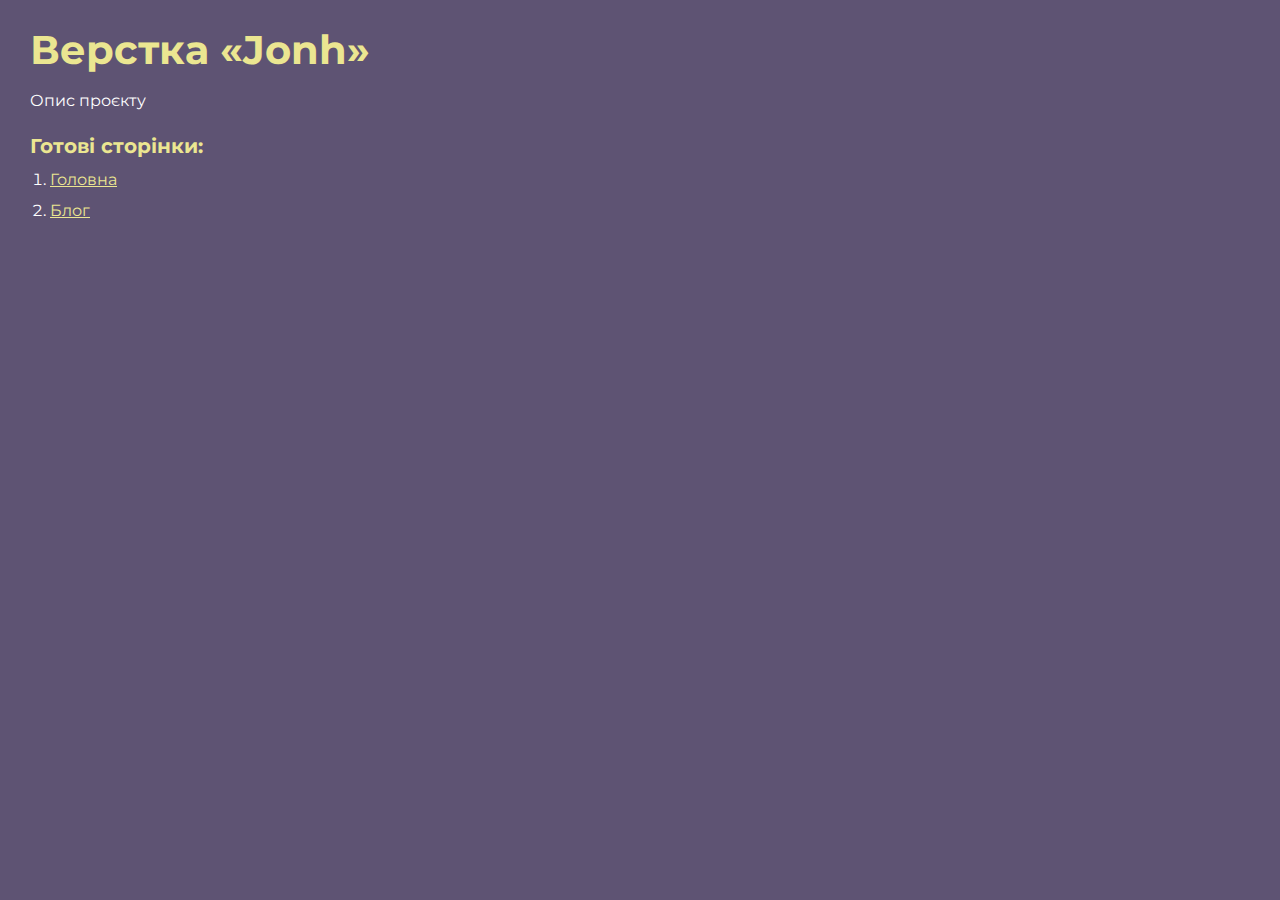
<file: index.html>
<!DOCTYPE html>
<html>

<head>
	<meta charset="UTF-8">
	<meta name="viewport" content="width=device-width, initial-scale=1.0">
	<title>Верстка «Jonh»</title>
</head>

<body>
	<div class="rootpage">
		<h1>Верстка «Jonh»</h1>
		<div class="rootpage__info">
			Опис проєкту
		</div>
		<h2>Готові сторінки:</h2>
		<ol class="rootpage__list">
			<li><a target="_blank" href="home.html">Головна</a></li>
			<li><a target="_blank" href="blog.html">Блог</a></li>
		</ol>
	</div>
</body>
<style>
	@charset "UTF-8";
	@import url("https://fonts.googleapis.com/css?family=Montserrat:regular,700&display=swap");

	*,
	*::before,
	*::after {
		padding: 0px;
		margin: 0px;
		border: 0px;
		box-sizing: border-box;
	}

	html,
	body {
		height: 100%;
		margin: 0;
		padding: 0;
		min-width: 320px;
		width: 100%;
		color: #fff;
		background-color: #5e5373;
	}

	body {
		font-family: Montserrat;
		font-size: 100%;
		line-height: 1;
		font-size: 1rem;
	}

	a {
		text-decoration: underline;
		color: #ebe691
	}

	a:visited {
		text-decoration: underline;
		color: #aaa768;
	}

	a:hover {
		text-decoration: none;
	}

	ul li {
		list-style: none;
	}

	img {
		vertical-align: top;
	}

	.wrapper {
		width: 100%;
		min-height: 100%;
		overflow: hidden;
	}

	.rootpage {
		padding: 30px;
		display: flex;
		flex-direction: column;
		align-items: flex-start;
	}

	@media (max-width: 767px) {
		.rootpage {
			padding: 30px 15px;
		}
	}

	h1 {
		color: #ebe691;
		font-size: 2.5rem;
		margin: 0px 0px 1.25rem 0px;
	}

	@media (max-width: 767px) {
		h1 {
			font-size: 1.85rem;
			margin: 0px 0px 1.25rem 0px;
		}
	}

	h2 {
		color: #ebe691;
		font-size: 1.25rem;
		margin: 0px 0px 1rem 0px;
	}

	@media (max-width: 767px) {
		h2 {
			font-size: 1.125rem;
			margin: 0px 0px 1rem 0px;
		}
	}

	.rootpage__info {
		line-height: 140%;
		margin: 0px 0px 1.5rem 0px;
	}

	.rootpage__list {
		margin: 0px 0px 2.25rem 1.25rem;
	}

	.rootpage__list li:not(:last-child) {
		margin: 0px 0px 15px 0px;
	}

	.rootpage__contacts,
	.rootpage__tnx {
		border-radius: 200px;
		padding: 20px 65px;
		line-height: 140%;
	}

	@media (max-width: 767px) {

		.rootpage__contacts,
		.rootpage__tnx {
			border-radius: 40px;
			padding: 20px;
		}
	}

	.rootpage__contacts {
		background: #32b5a4;

	}

	.rootpage__contacts a {
		color: #ebe691;
	}

	.rootpage__tnx {
		background: #c22d63;
		margin: 0px 0px 1rem 0px;
	}
</style>

</html>
</file>
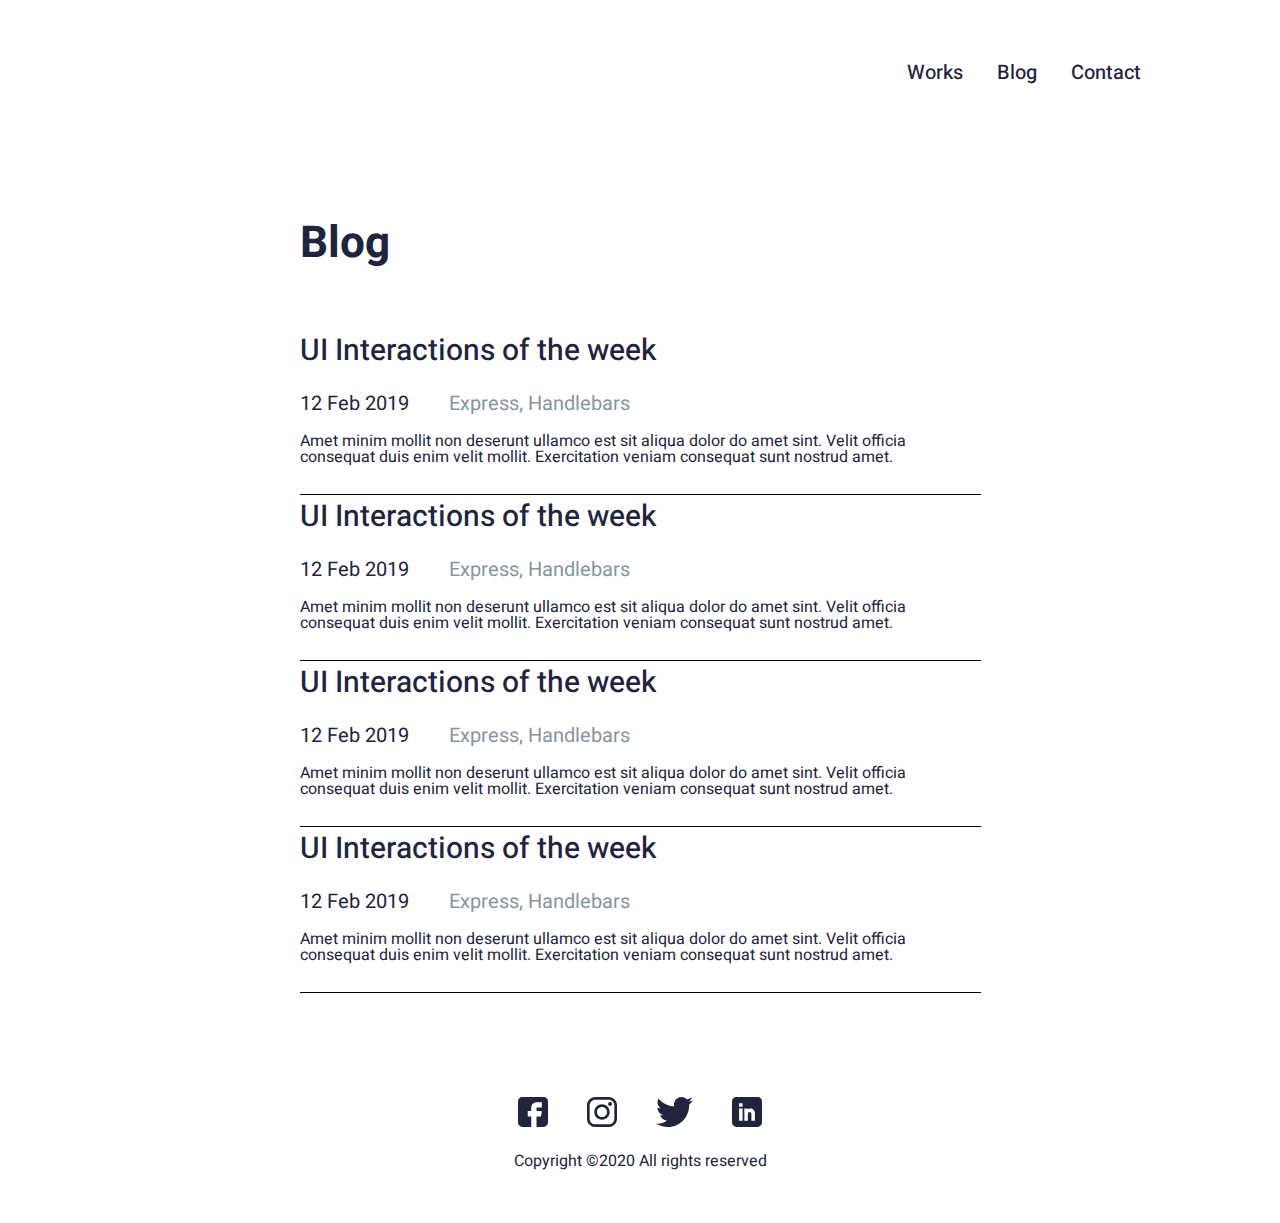
<file: blog.html>
<!DOCTYPE html>
<html lang="en">

<head>
	<title>Blog</title>
	<meta charset="UTF-8">
	<meta name="format-detection" content="telephone=no">
	<!-- <style>body{opacity: 0;}</style> -->
	<link rel="stylesheet" href="css/style.min.css?_v=20230123162610">
	<link rel="shortcut icon" href="favicon.ico">
	<!-- <meta name="robots" content="noindex, nofollow"> -->
	<meta name="viewport" content="width=device-width, initial-scale=1.0">
</head>

<body>
	<div class="wrapper">
		<header class="header">
			<div class="header__container-big">
				<div class="header__menu menu">
					<button type="button" class="menu__icon icon-menu"><span></span></button>
					<nav class="menu__body">
						<ul class="menu__list">
							<li class="menu__item"><a href="" class="menu__link">Works</a></li>
							<li class="menu__item"><a href="../blog.html" class="menu__link">Blog</a></li>
							<li class="menu__item"><a href="" class="menu__link">Contact</a></li>
						</ul>
					</nav>
				</div>
			</div>
		</header>
		<main class="page">
			<section class="blog-block">
				<div class="blog-block__container-min">
					<div class="blog-block__title">
						Blog
					</div>
					<div class="blog-block__contants">
						<div class="blog-block__contant blog-contant">
							<div class="blog-contant__title">
								UI Interactions of the week
							</div>
							<div class="blog-contant__center">
								<div class="blog-contant__data">
									12 Feb 2019
								</div>
								<div class="blog-contant__name">
									Express, Handlebars
								</div>
							</div>
							<div class="blog-contant__text">Amet minim mollit non deserunt ullamco est sit aliqua dolor do amet sint. Velit officia consequat duis enim velit mollit. Exercitation veniam consequat sunt nostrud amet.</div>
						</div>
						<div class="blog-block__contant blog-contant">
							<div class="blog-contant__title">
								UI Interactions of the week
							</div>
							<div class="blog-contant__center">
								<div class="blog-contant__data">
									12 Feb 2019
								</div>
								<div class="blog-contant__name">
									Express, Handlebars
								</div>
							</div>
							<div class="blog-contant__text">Amet minim mollit non deserunt ullamco est sit aliqua dolor do amet sint. Velit officia consequat duis enim velit mollit. Exercitation veniam consequat sunt nostrud amet.</div>
						</div>
						<div class="blog-block__contant blog-contant">
							<div class="blog-contant__title">
								UI Interactions of the week
							</div>
							<div class="blog-contant__center">
								<div class="blog-contant__data">
									12 Feb 2019
								</div>
								<div class="blog-contant__name">
									Express, Handlebars
								</div>
							</div>
							<div class="blog-contant__text">Amet minim mollit non deserunt ullamco est sit aliqua dolor do amet sint. Velit officia consequat duis enim velit mollit. Exercitation veniam consequat sunt nostrud amet.</div>
						</div>
						<div class="blog-block__contant blog-contant">
							<div class="blog-contant__title">
								UI Interactions of the week
							</div>
							<div class="blog-contant__center">
								<div class="blog-contant__data">
									12 Feb 2019
								</div>
								<div class="blog-contant__name">
									Express, Handlebars
								</div>
							</div>
							<div class="blog-contant__text">Amet minim mollit non deserunt ullamco est sit aliqua dolor do amet sint. Velit officia consequat duis enim velit mollit. Exercitation veniam consequat sunt nostrud amet.</div>
						</div>
					</div>
				</div>
			</section>
		</main>
		<footer class="footer">
			<div class="footer__container">
				<div class="footer__contant">
					<div class="footer__socials socials">
						<a href="" class="socials__links">
							<img src="img/footer/icons/01.svg" alt="">
						</a>
						<a href="" class="socials__links">
							<img src="img/footer/icons/02.svg" alt="">
						</a>
						<a href="" class="socials__links">
							<img src="img/footer/icons/03.svg" alt="">
						</a>
						<a href="" class="socials__links">
							<img src="img/footer/icons/04.svg" alt="">
						</a>
					</div>
					<div class="footer__copy">
						Copyright ©2020 All rights reserved
					</div>
				</div>
			</div>
		</footer>
	</div>
	<script src="js/app.min.js?_v=20230123162610"></script>
</body>

</html>
</file>
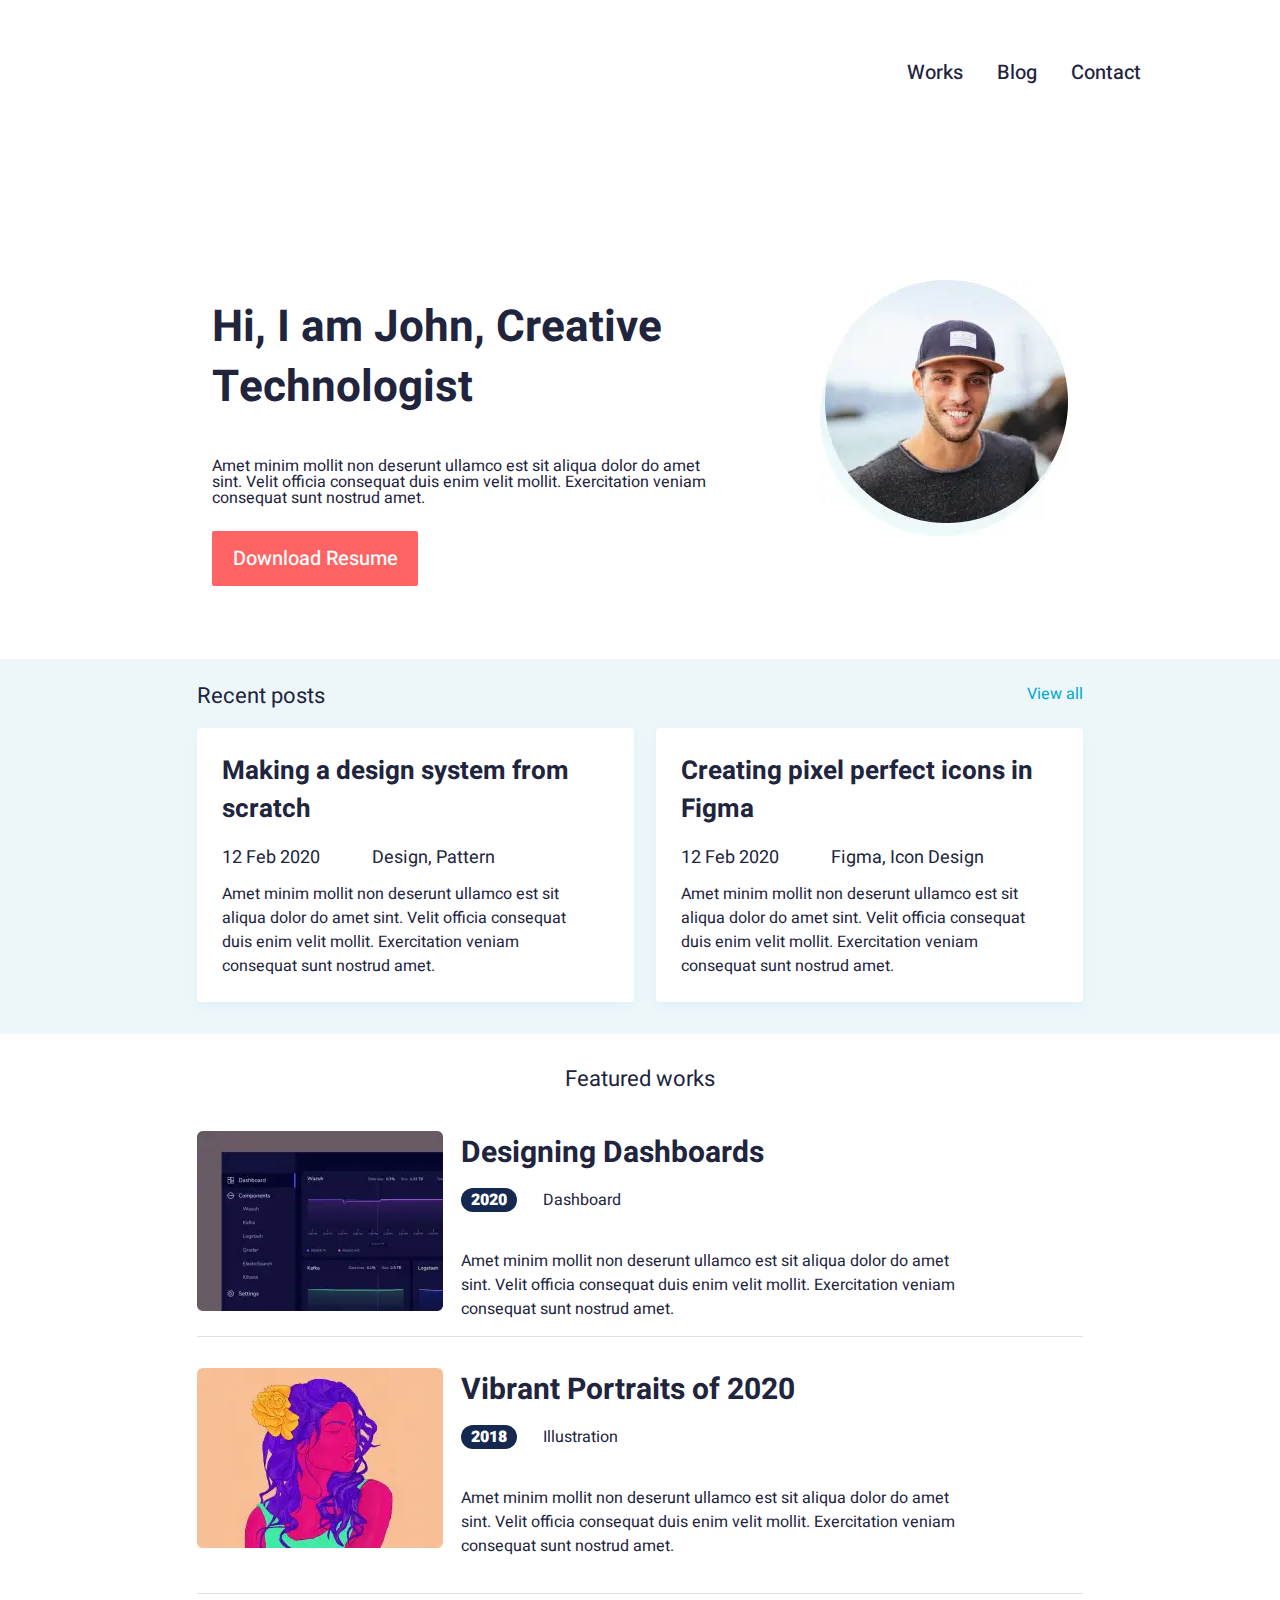
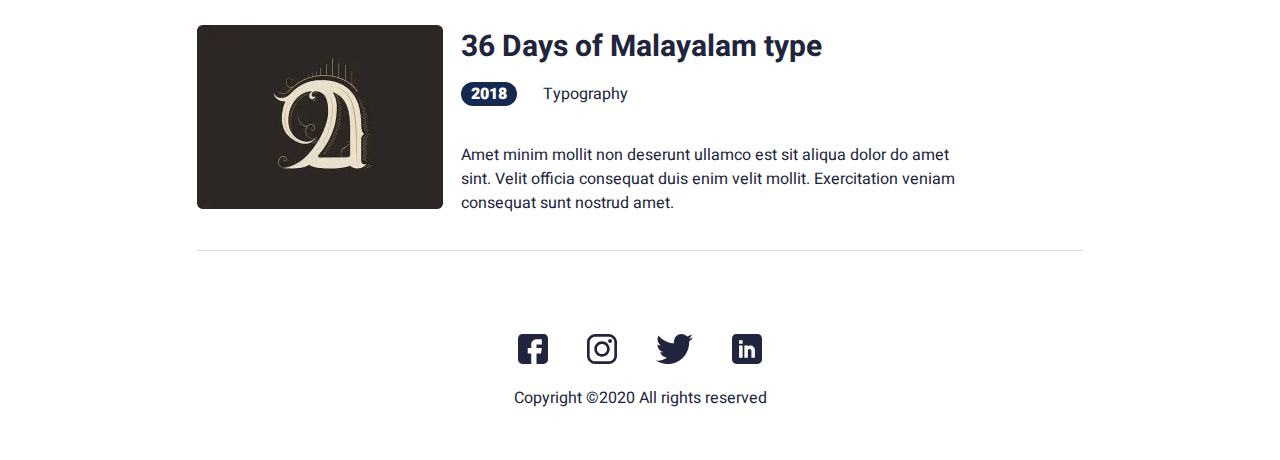
<file: home.html>
<!DOCTYPE html>
<html lang="en">

<head>
	<title>HomePage</title>
	<meta charset="UTF-8">
	<meta name="format-detection" content="telephone=no">
	<!-- <style>body{opacity: 0;}</style> -->
	<link rel="stylesheet" href="css/style.min.css?_v=20230123162610">
	<link rel="shortcut icon" href="favicon.ico">
	<!-- <meta name="robots" content="noindex, nofollow"> -->
	<meta name="viewport" content="width=device-width, initial-scale=1.0">
</head>

<body>
	<div class="wrapper">
		<header class="header">
			<div class="header__container-big">
				<div class="header__menu menu">
					<button type="button" class="menu__icon icon-menu"><span></span></button>
					<nav class="menu__body">
						<ul class="menu__list">
							<li class="menu__item"><a href="" class="menu__link">Works</a></li>
							<li class="menu__item"><a href="../blog.html" class="menu__link">Blog</a></li>
							<li class="menu__item"><a href="" class="menu__link">Contact</a></li>
						</ul>
					</nav>
				</div>
			</div>
		</header>
		<main class="page">
			<section class="page__main main-block">
				<div class="main-block__container">
					<div class="main-block__contant">
						<h1 class="main-block__title">
							Hi, I am John,
							Creative Technologist
						</h1>
						<div class="main-block__text text">
							Amet minim mollit non deserunt ullamco est sit aliqua dolor do amet sint. Velit officia consequat duis enim velit mollit. Exercitation veniam consequat sunt nostrud amet.
						</div>
						<a href="" class="main-block__button button">Download Resume</a>
					</div>
					<div class="main-block__image">
						<picture><source srcset="img/main-block/main.webp" type="image/webp"><img src="img/main-block/main.jpg" alt="Image"></picture>
					</div>
				</div>
			</section>
			<section class="page__posts posts-block">
				<div class="posts-block__container">
					<div class="posts-block__top">
						<div class="posts-block__top-name name">
							Recent posts
						</div>
						<a href="" class="posts-block__top-button">View all</a>
					</div>
					<div class="posts-block__bottom">
						<div class="posts-block__column posts-column">
							<div class="posts-column__contant">
								<h3 class="posts-column__title">Making a design system from scratch</h3>
								<div class="posts-column__center">
									<div class="posts-column__data">
										12 Feb 2020
									</div>
									<div class="posts-column__name">Design, Pattern</div>
								</div>
								<div class="posts-column__text text">
									Amet minim mollit non deserunt ullamco est sit aliqua dolor do amet sint. Velit officia consequat duis enim velit mollit. Exercitation veniam consequat sunt nostrud amet.
								</div>
							</div>
						</div>
						<div class="posts-block__column posts-column">
							<div class="posts-column__contant">
								<h3 class="posts-column__title">Creating pixel perfect icons in Figma</h3>
								<div class="posts-column__center">
									<div class="posts-column__data">
										12 Feb 2020
									</div>
									<div class="posts-column__name">
										Figma, Icon Design
									</div>
								</div>
								<div class="posts-column__text text">
									Amet minim mollit non deserunt ullamco est sit aliqua dolor do amet sint. Velit officia consequat duis enim velit mollit. Exercitation veniam consequat sunt nostrud amet.
								</div>
							</div>
						</div>
					</div>
				</div>
			</section>
			<section class="page__works works-block">
				<div class="works-block__container">
					<div class="works-block__name name">
						Featured works
					</div>
					<div class="works-block__works">
						<div class="works-block__work work">
							<div class="work__image">
								<picture><source srcset="img/works/01.webp" type="image/webp"><img src="img/works/01.jpg" alt=""></picture>
							</div>
							<div class="work__contant">
								<div class="work__title">
									Designing Dashboards
								</div>
								<div class="work__center">
									<div class="work__center-data">
										2020
									</div>
									<div class="works__center-name">
										Dashboard
									</div>
								</div>
								<div class="work__text">Amet minim mollit non deserunt ullamco est sit aliqua dolor do amet sint. Velit officia consequat duis enim velit mollit. Exercitation veniam consequat sunt nostrud amet.</div>
							</div>
						</div>
						<div class="works-block__work work">
							<div class="work__image">
								<picture><source srcset="img/works/02.webp" type="image/webp"><img src="img/works/02.jpg" alt=""></picture>
							</div>
							<div class="work__contant">
								<div class="work__title">
									Vibrant Portraits of 2020
								</div>
								<div class="work__center">
									<div class="work__center-data">
										2018
									</div>
									<div class="works__center-name">
										Illustration
									</div>
								</div>
								<div class="work__text">Amet minim mollit non deserunt ullamco est sit aliqua dolor do amet sint. Velit officia consequat duis enim velit mollit. Exercitation veniam consequat sunt nostrud amet.</div>
							</div>
						</div>
						<div class="works-block__work work">
							<div class="work__image">
								<picture><source srcset="img/works/03.webp" type="image/webp"><img src="img/works/03.jpg" alt=""></picture>
							</div>
							<div class="work__contant">
								<div class="work__title">
									36 Days of Malayalam type
								</div>
								<div class="work__center">
									<div class="work__center-data">
										2018
									</div>
									<div class="works__center-name">
										Typography
									</div>
								</div>
								<div class="work__text">
									Amet minim mollit non deserunt ullamco est sit aliqua dolor do amet sint. Velit officia consequat duis enim velit mollit. Exercitation veniam consequat sunt nostrud amet.
								</div>
							</div>
						</div>
					</div>
				</div>
			</section>
		</main>
		<footer class="footer">
			<div class="footer__container">
				<div class="footer__contant">
					<div class="footer__socials socials">
						<a href="" class="socials__links">
							<img src="img/footer/icons/01.svg" alt="">
						</a>
						<a href="" class="socials__links">
							<img src="img/footer/icons/02.svg" alt="">
						</a>
						<a href="" class="socials__links">
							<img src="img/footer/icons/03.svg" alt="">
						</a>
						<a href="" class="socials__links">
							<img src="img/footer/icons/04.svg" alt="">
						</a>
					</div>
					<div class="footer__copy">
						Copyright ©2020 All rights reserved
					</div>
				</div>
			</div>
		</footer>
	</div>
	<script src="js/app.min.js?_v=20230123162610"></script>
</body>

</html>
</file>
<file: css/style.min.css>
@charset "UTF-8";@import url(https://fonts.googleapis.com/css?family=Heebo:regular,500,700,900&display=swap);*{padding:0;margin:0;border:0}*,:after,:before{-webkit-box-sizing:border-box;box-sizing:border-box}body,html{height:100%;min-width:320px}body{color:#21243d;line-height:1;font-family:Heebo;font-size:1rem;-ms-text-size-adjust:100%;-moz-text-size-adjust:100%;-webkit-text-size-adjust:100%;-webkit-font-smoothing:antialiased;-moz-osx-font-smoothing:grayscale}button,input,textarea{font-family:Heebo;font-size:inherit}button{cursor:pointer;color:inherit;background-color:transparent}a{color:inherit;text-decoration:none}ul li{list-style:none}img{vertical-align:top}h1,h2,h3,h4,h5,h6{font-weight:inherit;font-size:inherit}svg{height:1em;width:1em}svg path{stroke:inherit;fill:inherit}.lock body{overflow:hidden;-ms-touch-action:none;touch-action:none;-ms-scroll-chaining:none;overscroll-behavior:none}.wrapper{min-height:100%;display:-webkit-box;display:-ms-flexbox;display:flex;-webkit-box-orient:vertical;-webkit-box-direction:normal;-ms-flex-direction:column;flex-direction:column;overflow:hidden}@supports (overflow:clip){.wrapper{overflow:clip}}.wrapper>main{-webkit-box-flex:1;-ms-flex:1 1 auto;flex:1 1 auto}.wrapper>*{min-width:0}[class*=__container]{margin:0 auto;max-width:55.375rem}[class*=-ibg]{position:relative}[class*=-ibg] img{position:absolute;width:100%;height:100%;top:0;left:0;-o-object-fit:cover;object-fit:cover}[class*=-ibg_contain] img{-o-object-fit:contain;object-fit:contain}text{font-size:1rem;line-height:1.5rem}.name{font-size:1.375rem;line-height:3.75rem}.header{margin-top:1.6875rem}.header__container-big{max-width:64.5rem;margin:0 auto;display:-webkit-box;display:-ms-flexbox;display:flex;-webkit-box-pack:end;-ms-flex-pack:end;justify-content:end;padding:.9375rem}.header__menu{padding-top:1rem}.menu-open .menu__body{top:1.6875rem;left:3.4375rem;display:-webkit-box;display:-ms-flexbox;display:flex;-webkit-transition:all .3 ease 0s;-o-transition:all .3 ease 0s;transition:all .3 ease 0s}.menu-open .menu__body::before{left:0}.menu__list{display:-webkit-box;display:-ms-flexbox;display:flex;gap:2.125rem}.menu__link{font-weight:500;font-size:1.25rem;line-height:1.45}.icon-menu{display:none}.footer__contant{display:-webkit-box;display:-ms-flexbox;display:flex;-webkit-box-orient:vertical;-webkit-box-direction:normal;-ms-flex-direction:column;flex-direction:column;-webkit-box-pack:center;-ms-flex-pack:center;justify-content:center;-webkit-box-align:center;-ms-flex-align:center;align-items:center;text-align:center}.footer__socials:last-child{padding-left:30px}.footer__copy{padding-top:1.625rem;padding-bottom:3.375rem}.socials__links{padding-right:2.1875rem}.socials__links:last-child{padding-right:0}.main-block__container{display:-webkit-box;display:-ms-flexbox;display:flex;-webkit-box-pack:justify;-ms-flex-pack:justify;justify-content:space-between;padding:.9375rem}.main-block__title{max-width:31.0625rem;font-weight:700;font-size:2.75rem;line-height:3.75rem;color:#21243d;margin-top:1.125rem}.main-block__text{max-width:31.0625rem}.main-block__button{padding:.8125rem 1.28125rem;font-weight:500;font-size:1.25rem;line-height:1.45;color:#fff;background:#ff6464;border-radius:2px}.posts-block{background:#edf7fa}.posts-block__top{display:-webkit-box;display:-ms-flexbox;display:flex;-webkit-box-pack:justify;-ms-flex-pack:justify;justify-content:space-between}.posts-block__top-name{padding-top:.4375rem;padding-bottom:.125rem}.posts-block__top-button{color:#00a8cc;padding-top:1.6875rem;padding-bottom:1.375rem}.posts-block__bottom{display:-webkit-box;display:-ms-flexbox;display:flex;gap:1.375rem;padding-bottom:2rem}.posts-block__column{background:#fff;-webkit-box-shadow:0 4px 10px rgba(187,225,250,.25);box-shadow:0 4px 10px rgba(187,225,250,.25);border-radius:.25rem;padding:1.5rem 1.5625rem}.posts-column__title{font-weight:700;font-size:1.625rem;line-height:2.375rem;padding-bottom:1.0625rem}.posts-column__center{font-size:1.125rem;line-height:1.625rem;display:-webkit-box;display:-ms-flexbox;display:flex;gap:3.25rem;padding-bottom:.6875rem}.posts-column__text{max-width:23rem;line-height:1.5rem}.works-block{padding-bottom:5.1875rem}.works-block__name{padding-top:.9375rem;padding-bottom:1.375rem;text-align:center}.works-block__work{display:-webkit-box;display:-ms-flexbox;display:flex;gap:1.125rem;border-bottom:1px solid #e0e0e0;padding-bottom:2.1875rem;padding-top:1.9375rem}.works-block__work:first-child{padding-top:0;padding-bottom:.9375rem}.work__title{font-weight:700;font-size:1.875rem;line-height:2.75rem;padding-bottom:.8125rem}.work__center{display:-webkit-box;display:-ms-flexbox;display:flex;-webkit-box-align:center;-ms-flex-align:center;align-items:center;gap:1.625rem}.work__center-data{background:#142850;border-radius:16px;color:#fff;font-weight:900;padding:.25rem .625rem}.work__text{padding-top:2.3125rem;max-width:31.6875rem;line-height:1.5rem}.blog-block{padding-top:5.3125rem;padding-bottom:6.5rem}.blog-block__container-min{max-width:42.5625rem;margin:0 auto}.blog-block__title{font-weight:700;font-size:2.75rem;line-height:3.75rem;padding-bottom:3.4375rem}.blog-block__contant{border-bottom:1px solid #000}.blog-contant__title{font-weight:500;font-size:1.875rem;line-height:2.75rem;padding-bottom:1rem}.blog-contant__center{display:-webkit-box;display:-ms-flexbox;display:flex;gap:2.5rem;padding-bottom:.9375rem;font-size:20px;line-height:29px}.blog-contant__name{color:#8695a4}.blog-contant__text{padding-bottom:1.8125rem}@media (min-width:55.375em){.header{margin-bottom:1.6875rem}.main-block{margin-top:8.5rem}.main-block{margin-bottom:4.4375rem}.main-block__title{margin-bottom:2.5rem}.main-block__text{margin-bottom:2.375rem}}@media (max-width:20em){.header{margin-bottom:1.25rem}.main-block{margin-top:2.0625rem}.main-block{margin-bottom:1.25rem}.main-block__title{margin-bottom:.9375rem}.main-block__text{margin-bottom:.9375rem}}@media (max-width:61.99875em){[class*=__container]{max-width:46.875rem}.works-block__work{display:-webkit-box;display:-ms-flexbox;display:flex;-webkit-box-orient:vertical;-webkit-box-direction:normal;-ms-flex-direction:column;flex-direction:column;text-align:center;-webkit-box-pack:center;-ms-flex-pack:center;justify-content:center;-webkit-box-align:center;-ms-flex-align:center;align-items:center}.work__center{display:-webkit-box;display:-ms-flexbox;display:flex;-webkit-box-pack:center;-ms-flex-pack:center;justify-content:center;-webkit-box-align:center;-ms-flex-align:center;align-items:center;text-align:center;-webkit-box-orient:vertical;-webkit-box-direction:normal;-ms-flex-direction:column;flex-direction:column;font-size:1rem}}@media (max-width:55.375em){[class*=__container]{max-width:60.625rem}}@media (max-width:47.99875em){[class*=__container]{max-width:none;padding:0 .9375rem}.name{font-size:1rem}.header{margin-top:0;margin-bottom:0}.main-block__container{display:-webkit-box;display:-ms-flexbox;display:flex;-webkit-box-orient:vertical;-webkit-box-direction:reverse;-ms-flex-direction:column-reverse;flex-direction:column-reverse;-webkit-box-pack:center;-ms-flex-pack:center;justify-content:center;-webkit-box-align:center;-ms-flex-align:center;align-items:center;text-align:center}.main-block__title{margin-top:2.125rem;margin-bottom:1.3125rem;font-size:2rem;line-height:2.5rem}.main-block__text{margin-bottom:1.6875rem;line-height:1.5rem}.main-block__button{margin-bottom:3.625rem}.posts-block__top{text-align:center;display:-webkit-box;display:-ms-flexbox;display:flex;-webkit-box-orient:vertical;-webkit-box-direction:normal;-ms-flex-direction:column;flex-direction:column;-webkit-box-pack:center;-ms-flex-pack:center;justify-content:center;-webkit-box-align:center;-ms-flex-align:center;align-items:center}.posts-block__top-button{display:none}.posts-block__bottom{display:-webkit-box;display:-ms-flexbox;display:flex;-webkit-box-orient:vertical;-webkit-box-direction:normal;-ms-flex-direction:column;flex-direction:column}.posts-column__title{font-size:1.375rem;line-height:1.875rem}.posts-column__center{font-size:1rem;line-height:1.5rem}.works-block__name{padding-top:.1875rem;padding-bottom:.125rem}.work__title{font-size:1.5rem;line-height:1.875rem}.work__text{font-size:1rem}}@media (max-width:29.99875em){.menu__body{display:none;position:fixed;width:100%;height:100%}.menu__body::before{content:"";position:fixed;right:0;width:100%;z-index:2;left:-100%;-webkit-transition:all .3 ease 0s;-o-transition:all .3 ease 0s;transition:all .3 ease 0s}.icon-menu{display:block;position:relative;width:1.875rem;height:1.125rem;z-index:5}.icon-menu span,.icon-menu::after,.icon-menu::before{content:"";-webkit-transition:all .3s ease 0s;-o-transition:all .3s ease 0s;transition:all .3s ease 0s;right:0;position:absolute;width:100%;height:.125rem;background-color:#000}.icon-menu::before{top:0}.icon-menu::after{bottom:0}.icon-menu span{top:calc(50% - .0625rem)}.menu-open .icon-menu span{width:0}.menu-open .icon-menu::before{top:calc(50% - .0625rem);-webkit-transform:rotate(-45deg);-ms-transform:rotate(-45deg);transform:rotate(-45deg)}.menu-open .icon-menu::after{bottom:calc(50% - .0625rem);-webkit-transform:rotate(45deg);-ms-transform:rotate(45deg);transform:rotate(45deg)}}@media (max-width:29.99875em) and (max-width:0.125em){.menu__body::before{height:4.5625rem}}@media (max-width:29.99875em) and (any-hover:none){.icon-menu{cursor:default}}@media (max-width:21.875em){.menu-open .menu__body{left:2.8125rem}.menu__link{font-size:1.125rem}}@media (min-width:20em) and (max-width:55.375em){@supports (margin-bottom:clamp(1.25rem ,1.0026501767rem + 1.2367491166vw ,1.6875rem)){.header{margin-bottom:clamp(1.25rem ,1.0026501767rem + 1.2367491166vw ,1.6875rem)}}@supports not (margin-bottom:clamp(1.25rem ,1.0026501767rem + 1.2367491166vw ,1.6875rem)){.header{margin-bottom:calc(1.25rem + .4375 * (100vw - 20rem)/ 35.375)}}@supports (margin-top:clamp(2.0625rem ,-1.5770759717rem + 18.1978798587vw ,8.5rem)){.main-block{margin-top:clamp(2.0625rem ,-1.5770759717rem + 18.1978798587vw ,8.5rem)}}@supports not (margin-top:clamp(2.0625rem ,-1.5770759717rem + 18.1978798587vw ,8.5rem)){.main-block{margin-top:calc(2.0625rem + 6.4375 * (100vw - 20rem)/ 35.375)}}@supports (margin-bottom:clamp(1.25rem ,-0.5521201413rem + 9.0106007067vw ,4.4375rem)){.main-block{margin-bottom:clamp(1.25rem ,-.5521201413rem + 9.0106007067vw ,4.4375rem)}}@supports not (margin-bottom:clamp(1.25rem ,-0.5521201413rem + 9.0106007067vw ,4.4375rem)){.main-block{margin-bottom:calc(1.25rem + 3.1875 * (100vw - 20rem)/ 35.375)}}@supports (margin-bottom:clamp(0.9375rem ,0.0541077739rem + 4.4169611307vw ,2.5rem)){.main-block__title{margin-bottom:clamp(.9375rem ,.0541077739rem + 4.4169611307vw ,2.5rem)}}@supports not (margin-bottom:clamp(0.9375rem ,0.0541077739rem + 4.4169611307vw ,2.5rem)){.main-block__title{margin-bottom:calc(.9375rem + 1.5625 * (100vw - 20rem)/ 35.375)}}@supports (margin-bottom:clamp(0.9375rem ,0.1247791519rem + 4.0636042403vw ,2.375rem)){.main-block__text{margin-bottom:clamp(.9375rem ,.1247791519rem + 4.0636042403vw ,2.375rem)}}@supports not (margin-bottom:clamp(0.9375rem ,0.1247791519rem + 4.0636042403vw ,2.375rem)){.main-block__text{margin-bottom:calc(.9375rem + 1.4375 * (100vw - 20rem)/ 35.375)}}}@media (max-width:29.99875em) and (min-width:20em){.menu__body::before{height:6.5625rem}}@media (max-width:29.99875em) and (min-width:0.125em) and (max-width:20em){@supports (height:clamp(4.5625rem ,4.5499213836rem + 10.0628930818vw ,6.5625rem)){.menu__body::before{height:clamp(4.5625rem ,4.5499213836rem + 10.0628930818vw ,6.5625rem)}}@supports not (height:clamp(4.5625rem ,4.5499213836rem + 10.0628930818vw ,6.5625rem)){.menu__body::before{height:calc(4.5625rem + 2 * (100vw - .125rem)/ 19.875)}}}
</file>
